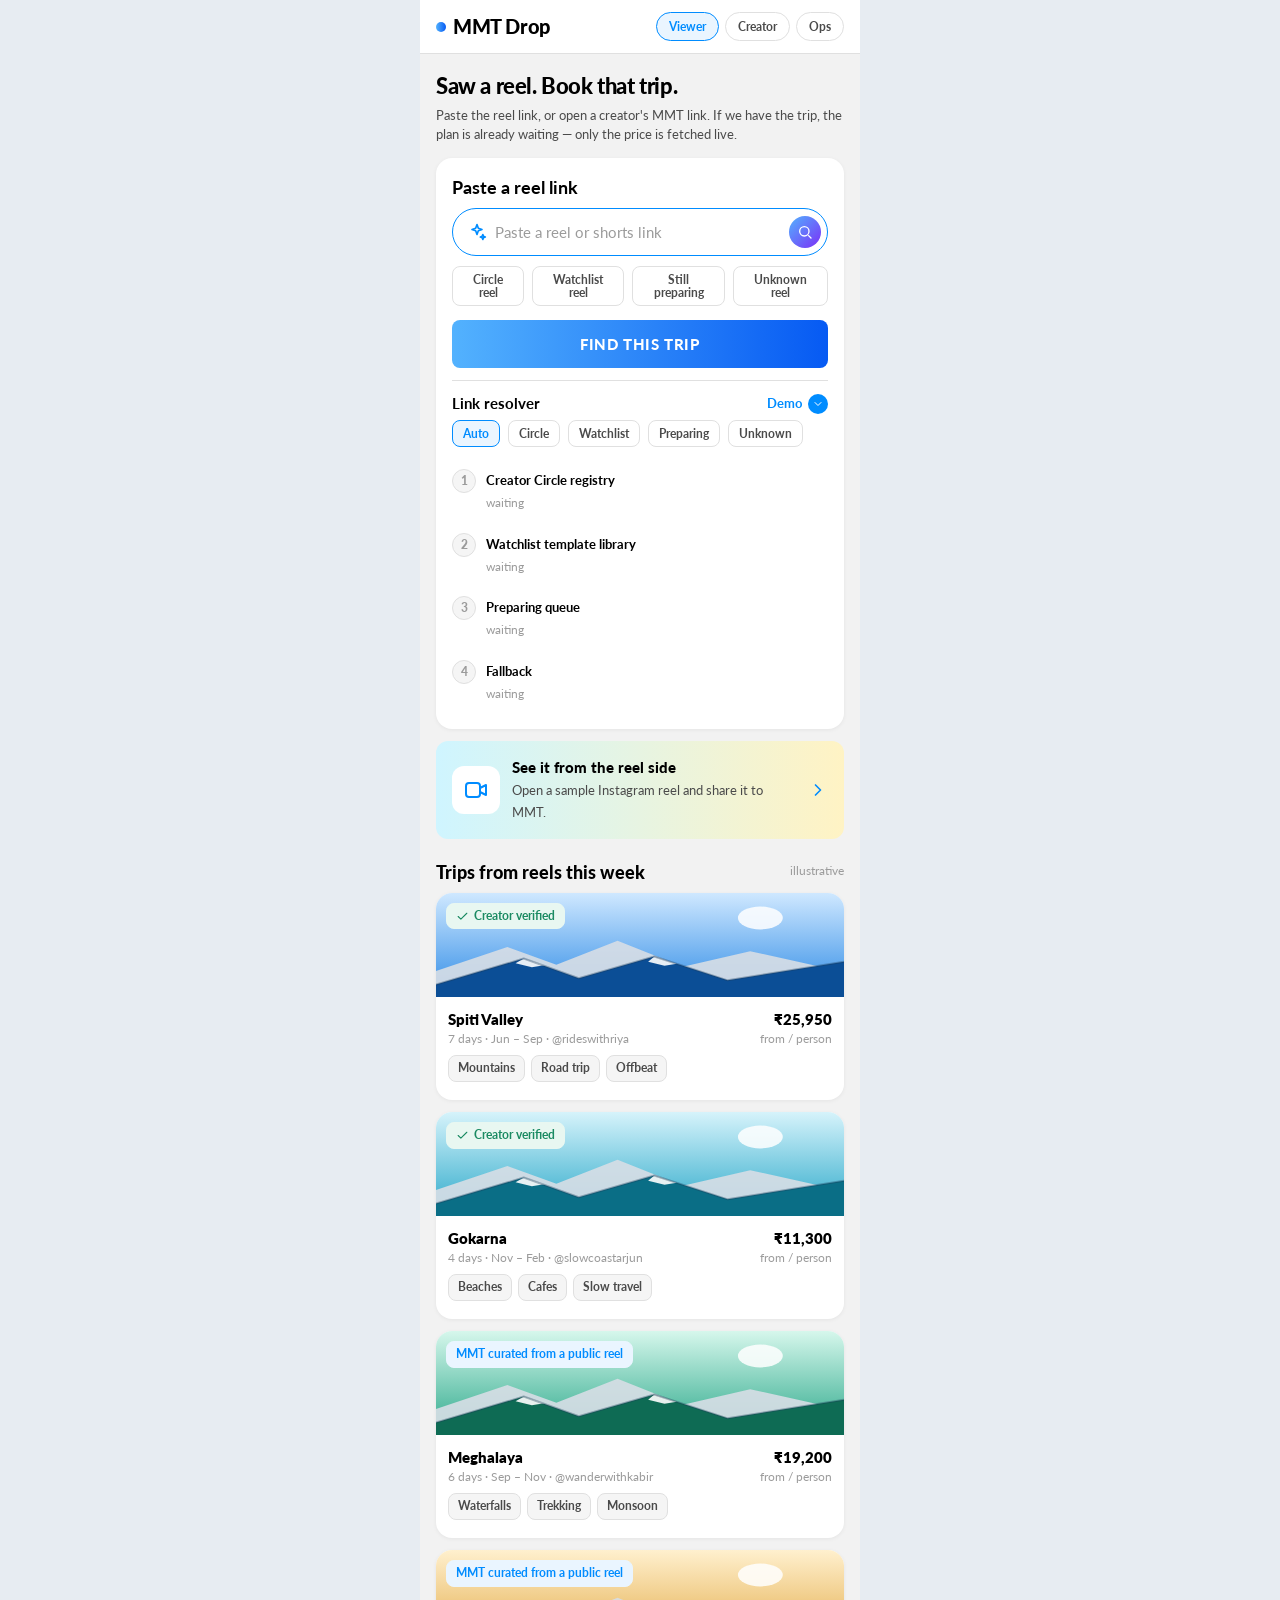
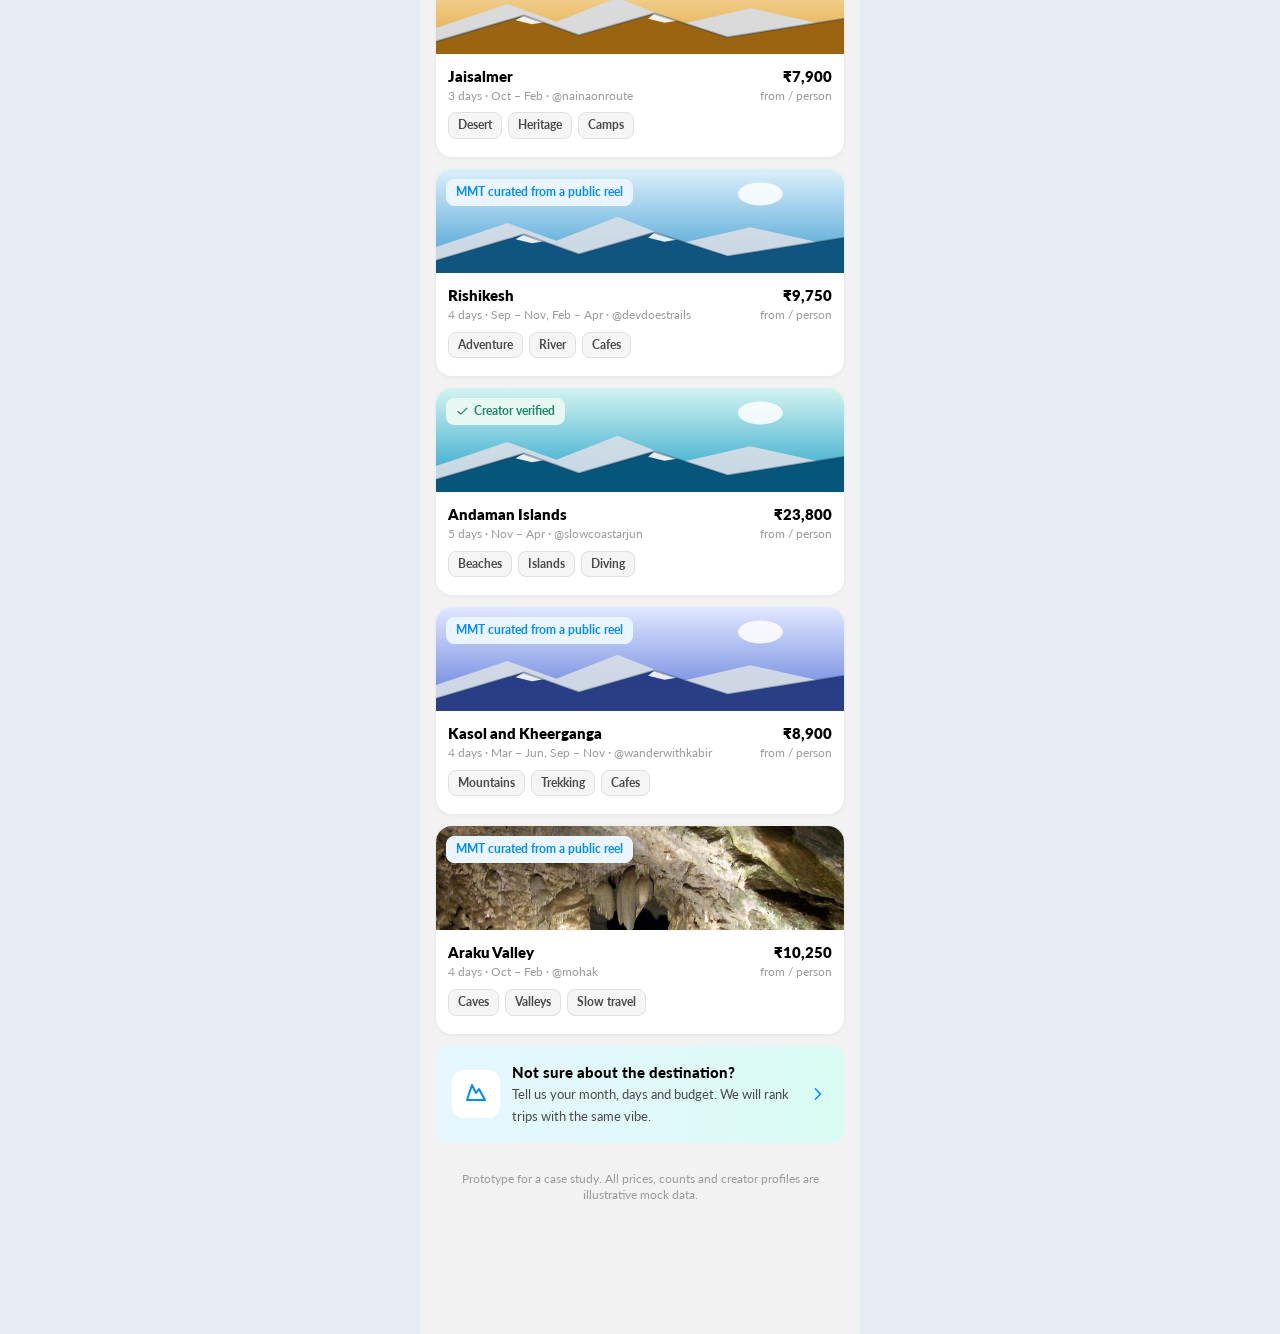
<file: index.html>
<!doctype html>
<html lang="en">
<head>
<meta charset="utf-8">
<meta name="viewport" content="width=device-width, initial-scale=1, viewport-fit=cover">
<title>MMT Drop — from reel to booking</title>
<meta name="description" content="Prototype: turn a travel reel into a bookable, expert-reviewed MMT itinerary.">
<meta name="theme-color" content="#FFFFFF">
<link rel="icon" href="data:image/svg+xml,%3Csvg xmlns=%22http://www.w3.org/2000/svg%22 viewBox=%220 0 32 32%22%3E%3Crect width=%2232%22 height=%2232%22 rx=%228%22 fill=%22%23008CFF%22/%3E%3Ccircle cx=%2216%22 cy=%2216%22 r=%226%22 fill=%22%23fff%22/%3E%3C/svg%3E">
<link rel="preconnect" href="https://fonts.googleapis.com">
<link rel="preconnect" href="https://fonts.gstatic.com" crossorigin>
<link href="https://fonts.googleapis.com/css2?family=Lato:wght@400;700;900&display=swap" rel="stylesheet">
<link rel="stylesheet" href="theme.css?v=11">
<link rel="stylesheet" href="styles.css?v=11">
</head>
<body>
<div id="phone"></div>
<script src="js/icons.js?v=11"></script>
<script src="js/data.js?v=11"></script>
<script src="js/app.js?v=11"></script>
</body>
</html>
</file>
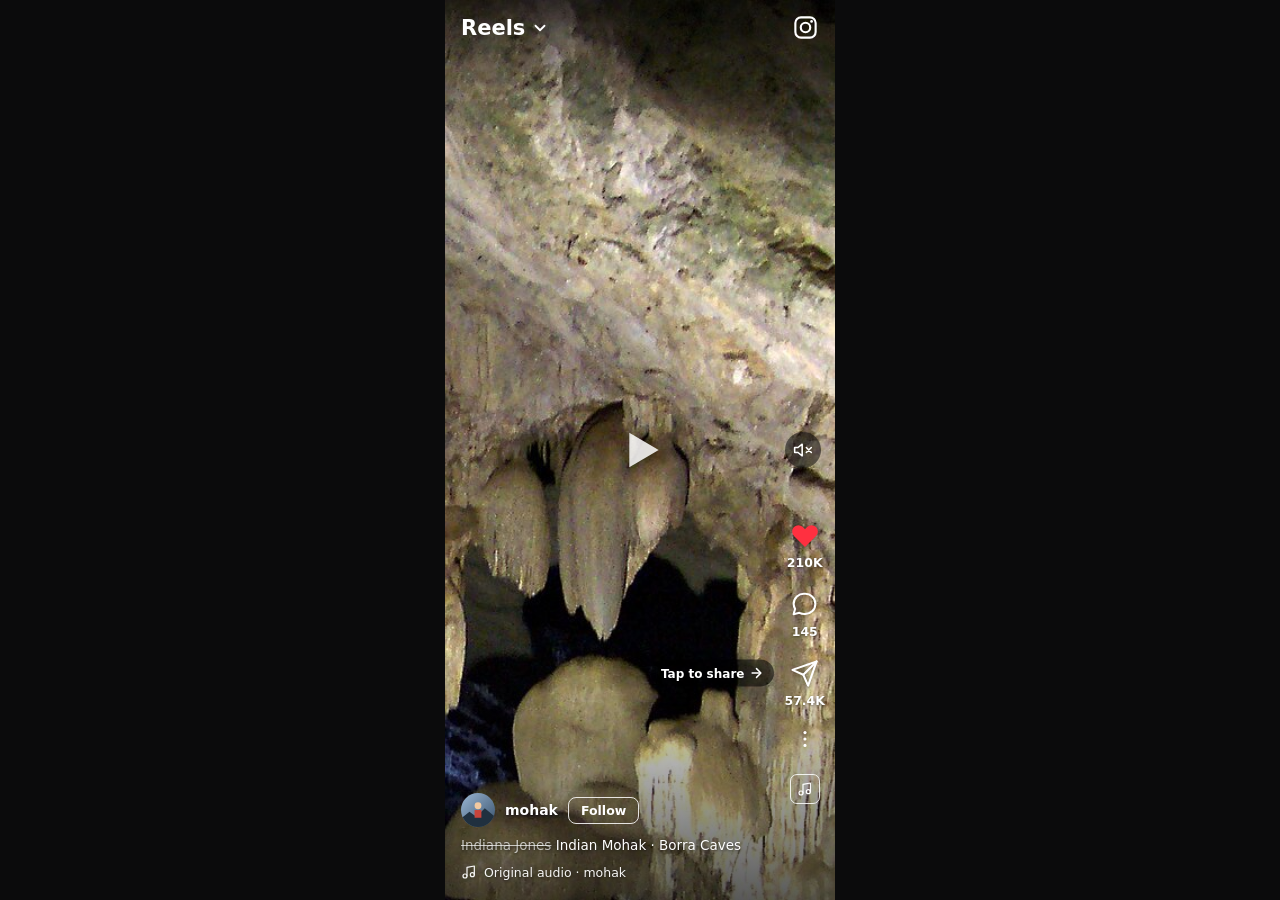
<file: demo/index.html>
<!doctype html>
<html lang="en">
<head>
<meta charset="utf-8">
<meta name="viewport" content="width=device-width, initial-scale=1, viewport-fit=cover">
<title>Reel · mohak</title>
<meta name="theme-color" content="#000000">
<meta name="description" content="Dummy Instagram reel used to demo the share-to-MMT entry flow.">
<link rel="icon" href="data:image/svg+xml,%3Csvg xmlns=%22http://www.w3.org/2000/svg%22 viewBox=%220 0 32 32%22%3E%3Crect width=%2232%22 height=%2232%22 rx=%228%22 fill=%22%23000%22/%3E%3Crect x=%228%22 y=%228%22 width=%2216%22 height=%2216%22 rx=%225%22 fill=%22none%22 stroke=%22%23fff%22 stroke-width=%222%22/%3E%3C/svg%3E">
<link rel="stylesheet" href="instagram.css?v=10">
</head>
<body>
<div class="ig-phone" id="ig-app"></div>
<script src="instagram.js?v=10"></script>
</body>
</html>
</file>
<file: theme.css>
/* ============================================================
   MMT Drop — theme tokens.
   Single source of truth for colour, type, radius, spacing,
   elevation and illustration palettes. Nothing else in the
   project may hardcode a colour; everything reads from here.
   ============================================================ */
:root {
  /* ---- type ---- */
  --font-sans: "Lato", system-ui, -apple-system, "Segoe UI", Roboto, sans-serif;
  --fw-regular: 400;
  --fw-bold: 700;
  --fw-black: 900;

  --fs-title: 22px;      /* screen header */
  --fs-h2: 18px;         /* card / section heading */
  --fs-h3: 15px;
  --fs-body: 15px;
  --fs-value: 18px;      /* bold value inside a form field */
  --fs-small: 13px;
  --fs-label: 12px;      /* uppercase field label */
  --fs-tiny: 11.5px;
  --ls-label: .5px;
  --ls-cta: .6px;

  /* ---- brand ---- */
  --color-primary: #008CFF;
  --color-primary-strong: #065AF3;
  --color-primary-soft: #53B2FE;
  --gradient-primary: linear-gradient(90deg, #53B2FE, #065AF3);
  --gradient-fab: linear-gradient(135deg, #7B2FF7, #2D4BF0);
  --gradient-nav-center: linear-gradient(180deg, #53B2FE, #008CFF);
  --gradient-orb: linear-gradient(135deg, #53B2FE, #7B2FF7);

  /* ---- text ---- */
  --color-text: #000000;
  --color-text-secondary: #4A4A4A;
  --color-text-muted: #9B9B9B;
  --color-text-inverse: #FFFFFF;

  /* ---- surfaces ---- */
  --color-bg: #F2F2F2;
  --color-bg-alt: #E7ECF2;
  --color-surface: #FFFFFF;
  --color-input-bg: #F5F5F5;
  --color-tint: #EAF5FF;
  --color-border: #E0E0E0;
  --color-divider: #E0E0E0;
  --color-scrim: rgba(0, 0, 0, .45);

  /* ---- semantic status ---- */
  --color-success: #1A8A62;
  --color-success-bg: #E8F7F1;
  --color-warning: #A96A00;
  --color-warning-bg: #FFF6E5;
  --color-info: var(--color-primary);
  --color-info-bg: var(--color-tint);
  --color-accent-new: #6D4AFF;
  --color-accent-new-bg: #F1EDFF;

  /* ---- promo banner gradients ---- */
  --gradient-promo-1: linear-gradient(90deg, #E6F7FF, #D9FBF3);
  --gradient-promo-2: linear-gradient(90deg, #CFF5FF, #FFF3C4);

  /* ---- radius ---- */
  --radius-card: 16px;
  --radius-control: 8px;
  --radius-chip: 8px;
  --radius-banner: 12px;
  --radius-pill: 999px;

  /* ---- spacing ---- */
  --space-page: 16px;
  --space-card-gap: 12px;
  --space-inner: 8px;
  --space-xs: 4px;
  --control-height: 48px;

  /* ---- elevation ---- */
  --shadow-card: 0 1px 4px rgba(0, 0, 0, .06);
  --shadow-raised: 0 4px 14px rgba(0, 0, 0, .12);
  --border-hairline: 1px solid var(--color-border);

  /* ---- layout ---- */
  --app-max-width: 440px;

  /* ---- skeleton ---- */
  --skeleton-base: #E8EAEC;
  --skeleton-sheen: #F4F5F6;

  /* ============================================================
     Illustration palettes — flat, blue-led, light grey and white
     with a darker ink line. Referenced by inline SVG as
     var(--illus-<key>-1..3).
     ============================================================ */
  --illus-ink: #1B3A57;
  --illus-paper: #FFFFFF;
  --illus-grey: #D7DEE6;

  --illus-spiti-1: #0B4E96;
  --illus-spiti-2: #2E8BE6;
  --illus-spiti-3: #CFE8FF;

  --illus-gokarna-1: #0A6E86;
  --illus-gokarna-2: #29A8C9;
  --illus-gokarna-3: #D6F3FB;

  --illus-meghalaya-1: #0E6B54;
  --illus-meghalaya-2: #2BA88A;
  --illus-meghalaya-3: #D6F7EC;

  --illus-jaisalmer-1: #9A6410;
  --illus-jaisalmer-2: #E0A53C;
  --illus-jaisalmer-3: #FFF0CE;

  --illus-coorg-1: #1E6B3C;
  --illus-coorg-2: #4CA86A;
  --illus-coorg-3: #E0F6E4;

  --illus-rishikesh-1: #10557F;
  --illus-rishikesh-2: #3D9BD1;
  --illus-rishikesh-3: #DCF0FB;

  --illus-andaman-1: #06557A;
  --illus-andaman-2: #1E9FC9;
  --illus-andaman-3: #D3F4F0;

  --illus-araku-1: #275C3F;
  --illus-araku-2: #5FA36F;
  --illus-araku-3: #E3F4DC;

  --illus-kasol-1: #2A3E86;
  --illus-kasol-2: #5C79DA;
  --illus-kasol-3: #E1E8FF;
}
</file>
<file: styles.css>
/* MMT Drop — component styles. All values come from theme.css tokens. */

*{box-sizing:border-box;-webkit-tap-highlight-color:transparent}
html,body{margin:0;padding:0}
body{
  background:var(--color-bg-alt);
  color:var(--color-text);
  font-family:var(--font-sans);
  font-size:var(--fs-body);
  font-weight:var(--fw-regular);
  line-height:1.45;
}
button{font-family:inherit;font-size:inherit;cursor:pointer;border:0;background:none;color:inherit}
input,select{font-family:inherit;font-size:inherit}
.ic{flex:0 0 auto;display:block;width:auto;height:auto}

/* ---------- shell ---------- */
#phone{
  max-width:var(--app-max-width);margin:0 auto;min-height:100vh;
  background:var(--color-bg);position:relative;padding-bottom:104px;
}
.topbar{
  position:sticky;top:0;z-index:40;background:var(--color-surface);
  border-bottom:var(--border-hairline);
  padding:12px var(--space-page);display:flex;align-items:center;gap:var(--space-inner);
}
.logo{
  font-weight:var(--fw-black);letter-spacing:-.4px;font-size:20px;
  color:var(--color-text);display:flex;align-items:center;gap:7px;
}
.logo .dot{
  width:10px;height:10px;border-radius:var(--radius-pill);
  background:var(--gradient-primary);display:inline-block;
}
.topbar .spacer{flex:1}

/* segmented pill tabs (role switcher) */
.roleswitch{display:flex;gap:6px}
.roleswitch button{
  font-size:var(--fs-tiny);font-weight:var(--fw-bold);color:var(--color-text-secondary);
  padding:7px 12px;border-radius:var(--radius-pill);white-space:nowrap;
  border:1px solid var(--color-border);background:var(--color-surface);
}
.roleswitch button.on{
  background:var(--color-tint);border-color:var(--color-primary);color:var(--color-primary);
}

.screen{padding:var(--space-page)}

/* ---------- screen header ---------- */
.backlink{
  display:inline-flex;align-items:center;gap:6px;color:var(--color-text);
  font-weight:var(--fw-bold);font-size:var(--fs-small);margin-bottom:var(--space-card-gap);
}
h1{
  font-size:var(--fs-title);font-weight:var(--fw-black);
  margin:0 0 var(--space-xs);letter-spacing:-.4px;color:var(--color-text);
}
h2{font-size:var(--fs-h2);font-weight:var(--fw-bold);margin:0 0 var(--space-inner);color:var(--color-text)}
h3{font-size:var(--fs-h3);font-weight:var(--fw-bold);margin:0 0 6px;color:var(--color-text)}
p{margin:0 0 var(--space-inner)}
.sub{color:var(--color-text-secondary);font-size:var(--fs-small)}
.tiny{font-size:var(--fs-tiny);color:var(--color-text-muted)}

/* section header: bold title left, blue action + circular chevron right */
.section-title{display:flex;align-items:center;justify-content:space-between;gap:var(--space-inner);margin:20px 0 var(--space-inner)}
.section-title h2{margin:0;font-weight:var(--fw-black);font-size:var(--fs-h2)}
.section-title h3{margin:0}
.section-title > span.tiny,.section-title > .tiny{color:var(--color-text-muted)}
.section-action{
  display:inline-flex;align-items:center;gap:6px;color:var(--color-primary);
  font-weight:var(--fw-bold);font-size:var(--fs-small);
}
.section-action .knob{
  width:20px;height:20px;border-radius:var(--radius-pill);background:var(--color-primary);
  color:var(--color-text-inverse);display:flex;align-items:center;justify-content:center;
}

/* ---------- cards ---------- */
.card{
  background:var(--color-surface);border-radius:var(--radius-card);
  box-shadow:var(--shadow-card);padding:var(--space-page);margin-bottom:var(--space-card-gap);
}
.card.flat{box-shadow:none;border:var(--border-hairline)}
.card-meta{
  display:flex;align-items:center;justify-content:space-between;gap:var(--space-inner);
  color:var(--color-text-muted);font-size:var(--fs-tiny);font-weight:var(--fw-bold);
  margin-bottom:10px;
}
.card-meta .left{display:flex;align-items:center;gap:6px;min-width:0}
.icon-tile{
  width:22px;height:22px;border-radius:6px;background:var(--color-tint);color:var(--color-primary);
  display:flex;align-items:center;justify-content:center;flex:0 0 22px;
}

/* ---------- chips ---------- */
.chip{
  display:inline-flex;align-items:center;gap:5px;border:1px solid var(--color-border);
  background:var(--color-surface);border-radius:var(--radius-chip);padding:9px 12px;
  font-size:var(--fs-small);font-weight:var(--fw-bold);color:var(--color-text-secondary);
}
.chip.on{background:var(--color-tint);border-color:var(--color-primary);color:var(--color-primary)}
.chip.small{padding:6px 10px;font-size:var(--fs-tiny)}
.chiprow{display:flex;gap:var(--space-inner);flex-wrap:wrap;align-items:center}
.scrollrow{display:flex;gap:var(--space-inner);overflow-x:auto;align-items:stretch;padding-bottom:var(--space-xs);scrollbar-width:none}
.scrollrow::-webkit-scrollbar{display:none}
.tag{
  display:inline-block;background:var(--color-input-bg);color:var(--color-text-secondary);
  border:var(--border-hairline);border-radius:var(--radius-chip);padding:4px 9px;
  font-size:var(--fs-tiny);font-weight:var(--fw-bold);margin:0 6px 6px 0;
}

/* date window chips */
.datechip{
  flex-direction:column;align-items:flex-start;justify-content:center;gap:3px;padding:10px 12px;
  border-radius:var(--radius-chip);min-width:150px;max-width:190px;text-align:left;
  white-space:normal;line-height:1.3;
}
.datechip span{display:block}

/* ---------- badges ---------- */
.badge{
  display:inline-flex;align-items:center;gap:5px;border-radius:var(--radius-chip);
  padding:4px 9px;font-size:var(--fs-tiny);font-weight:var(--fw-bold);
  border:1px solid transparent;
}
.badge.verified{background:var(--color-success-bg);color:var(--color-success);border-color:var(--color-success-bg)}
.badge.curated{background:var(--color-info-bg);color:var(--color-primary);border-color:var(--color-info-bg)}
.badge.prep{background:var(--color-warning-bg);color:var(--color-warning);border-color:var(--color-warning-bg)}
.badge.none{background:var(--color-input-bg);color:var(--color-text-muted);border-color:var(--color-border)}
.badge.live{background:var(--color-accent-new-bg);color:var(--color-accent-new);border-color:var(--color-accent-new-bg)}
.badge.outline{background:transparent;border-color:var(--color-accent-new);color:var(--color-accent-new);border-radius:var(--radius-pill)}

/* ---------- buttons ---------- */
.btn{
  display:inline-flex;align-items:center;justify-content:center;gap:7px;
  background:var(--gradient-primary);color:var(--color-text-inverse);
  border-radius:var(--radius-control);padding:0 16px;min-height:var(--control-height);
  font-weight:var(--fw-bold);font-size:var(--fs-body);width:100%;
}
/* search-type CTA: uppercase */
.btn.cta{text-transform:uppercase;letter-spacing:var(--ls-cta);font-weight:var(--fw-black)}
.btn.coral{background:var(--gradient-primary)}
.btn.teal{background:var(--gradient-primary)}
.btn.ghost{
  background:var(--color-surface);color:var(--color-primary);
  border:1px solid var(--color-primary);font-weight:var(--fw-bold);
}
.btn.sm{min-height:40px;padding:0 12px;font-size:var(--fs-small);width:auto}
.btn:disabled{opacity:.45}
.btnrow{display:flex;gap:var(--space-inner)}
.btnrow .btn{flex:1}

/* ---------- form fields ---------- */
.field{margin-bottom:var(--space-card-gap)}
.field label{
  display:block;font-size:var(--fs-label);font-weight:var(--fw-bold);
  color:var(--color-text-muted);margin-bottom:6px;
  text-transform:uppercase;letter-spacing:var(--ls-label);
}
.field label strong{color:var(--color-text);font-weight:var(--fw-black)}
.input,select.input{
  width:100%;border:var(--border-hairline);border-radius:var(--radius-control);
  padding:13px 12px;background:var(--color-input-bg);outline:none;
  color:var(--color-text);font-weight:var(--fw-bold);font-size:var(--fs-value);
}
.input::placeholder{color:var(--color-text-muted);font-weight:var(--fw-regular);font-size:var(--fs-body)}
.input:focus{border-color:var(--color-primary);background:var(--color-surface)}
.hint{font-size:var(--fs-tiny);color:var(--color-text-muted);margin-top:6px}

/* field with a leading outline icon */
.inputwrap{position:relative;display:block}
.inputwrap > .ic{
  position:absolute;left:12px;top:50%;transform:translateY(-50%);
  color:var(--color-text-muted);pointer-events:none;
}
.inputwrap .input{padding-left:40px}

/* range inputs */
input[type="range"].input{
  padding:0;border:0;background:transparent;height:28px;-webkit-appearance:none;appearance:none;
}
input[type="range"].input::-webkit-slider-runnable-track{
  height:4px;border-radius:var(--radius-pill);background:var(--color-border);
}
input[type="range"].input::-moz-range-track{
  height:4px;border-radius:var(--radius-pill);background:var(--color-border);
}
input[type="range"].input::-webkit-slider-thumb{
  -webkit-appearance:none;appearance:none;width:20px;height:20px;margin-top:-8px;
  border-radius:var(--radius-pill);background:var(--color-primary);
  border:2px solid var(--color-surface);box-shadow:var(--shadow-card);
}
input[type="range"].input::-moz-range-thumb{
  width:20px;height:20px;border-radius:var(--radius-pill);background:var(--color-primary);
  border:2px solid var(--color-surface);box-shadow:var(--shadow-card);
}

/* search / AI bar */
.searchbar{
  position:relative;display:flex;align-items:center;gap:var(--space-inner);
  background:var(--color-surface);border:1.5px solid var(--color-primary);
  border-radius:var(--radius-pill);padding:0 6px 0 14px;min-height:var(--control-height);
}
.searchbar > .ic{color:var(--color-primary)}
.searchbar input{
  flex:1;border:0;background:transparent;outline:none;min-width:0;
  font-size:var(--fs-body);font-weight:var(--fw-bold);color:var(--color-text);padding:12px 0;
}
.searchbar input::placeholder{color:var(--color-text-muted);font-weight:var(--fw-regular)}
.orb{
  width:32px;height:32px;border-radius:var(--radius-pill);background:var(--gradient-orb);
  color:var(--color-text-inverse);display:flex;align-items:center;justify-content:center;flex:0 0 32px;
}

/* ---------- illustration art ---------- */
.art{position:relative;border-radius:var(--radius-card);overflow:hidden;height:168px;display:block}
.art.tall{height:196px}
.art.small{height:104px;border-radius:var(--radius-banner)}
.art > svg{display:block;width:100%;height:100%}
.art .art-top{position:absolute;top:10px;left:10px;right:10px;display:flex;gap:6px;flex-wrap:wrap}
.art .art-bottom{position:absolute;left:14px;right:14px;bottom:12px;color:var(--color-text-inverse)}
.art .art-bottom .big{font-size:20px;font-weight:var(--fw-black);letter-spacing:-.3px}
.art .scrim{position:absolute;inset:auto 0 0 0;height:60%;
  background:linear-gradient(180deg,rgba(0,0,0,0),rgba(0,0,0,.45))}

/* ---------- price ---------- */
.pricebox{display:flex;align-items:flex-end;justify-content:space-between;gap:10px}
.price{font-size:28px;font-weight:var(--fw-black);letter-spacing:-.8px;line-height:1.1;color:var(--color-text)}
.price small{font-size:var(--fs-small);font-weight:var(--fw-bold);color:var(--color-text-muted);letter-spacing:0}
.livechip{
  display:inline-flex;align-items:center;gap:6px;background:var(--color-tint);
  color:var(--color-primary);border-radius:var(--radius-pill);padding:5px 10px;
  font-size:var(--fs-tiny);font-weight:var(--fw-bold);
}
.livechip .pulse{width:7px;height:7px;border-radius:var(--radius-pill);background:var(--color-primary);animation:pulse 1.6s infinite}
@keyframes pulse{0%,100%{opacity:1}50%{opacity:.25}}
.strike{text-decoration:line-through;color:var(--color-text-muted);font-size:var(--fs-small);font-weight:var(--fw-bold)}

/* ---------- skeleton ---------- */
.sk{
  background:linear-gradient(90deg,var(--skeleton-base) 25%,var(--skeleton-sheen) 37%,var(--skeleton-base) 63%);
  background-size:400% 100%;animation:shimmer 1.2s ease-in-out infinite;border-radius:var(--radius-control);
}
@keyframes shimmer{0%{background-position:100% 50%}100%{background-position:0 50%}}
.sk.line{height:12px;margin-bottom:var(--space-inner)}
.sk.art{height:168px;border-radius:var(--radius-card)}

/* ---------- day plan ---------- */
.day{display:flex;gap:var(--space-card-gap);padding:var(--space-card-gap) 0;border-bottom:1px solid var(--color-divider)}
.day:last-child{border-bottom:0}
.day .num{
  flex:0 0 36px;height:36px;border-radius:var(--radius-control);background:var(--color-tint);
  color:var(--color-primary);display:flex;align-items:center;justify-content:center;
  font-weight:var(--fw-black);font-size:var(--fs-tiny);
}
.day .num.addon{background:var(--color-success-bg);color:var(--color-success)}
.day .t{font-weight:var(--fw-bold);font-size:var(--fs-body);color:var(--color-text)}
.day .x{color:var(--color-text-secondary);font-size:var(--fs-small)}

/* ---------- rows / toggles ---------- */
.row{display:flex;align-items:center;justify-content:space-between;gap:10px;padding:12px 0;border-bottom:1px solid var(--color-divider)}
.row:last-child{border-bottom:0}
.switch{
  width:46px;height:27px;border-radius:var(--radius-pill);background:var(--color-border);
  position:relative;flex:0 0 46px;transition:.18s;
}
.switch.on{background:var(--color-primary)}
.switch i{
  position:absolute;top:3px;left:3px;width:21px;height:21px;border-radius:var(--radius-pill);
  background:var(--color-surface);transition:.18s;box-shadow:var(--shadow-card);
}
.switch.on i{left:22px}
.tierbtn{
  flex:1;text-align:center;padding:11px 6px;border-radius:var(--radius-control);
  border:1px solid var(--color-border);background:var(--color-surface);color:var(--color-text);
}
.tierbtn.on{border-color:var(--color-primary);background:var(--color-tint);color:var(--color-primary)}
.tierbtn .l{font-weight:var(--fw-bold);font-size:var(--fs-small)}
.tierbtn .p{font-size:var(--fs-tiny);color:var(--color-text-muted);font-weight:var(--fw-bold)}
.tierbtn.on .p{color:var(--color-primary)}

/* ---------- key / value grid ---------- */
.kv{display:flex;justify-content:space-between;gap:10px;padding:8px 0;font-size:var(--fs-small)}
.kv .k{color:var(--color-text);font-weight:var(--fw-bold)}
.kv .v{color:var(--color-text-secondary);font-weight:var(--fw-regular);text-align:right}
.divider{height:1px;background:var(--color-divider);margin:var(--space-card-gap) 0}

/* ---------- notices / promo ---------- */
.notice{
  background:var(--color-tint);border-radius:var(--radius-banner);padding:12px;
  font-size:var(--fs-small);color:var(--color-text-secondary);
}
.notice strong{color:var(--color-text)}
.notice.warn{background:var(--color-warning-bg);color:var(--color-warning)}
.notice.ok{background:var(--color-success-bg);color:var(--color-success)}
.promo{
  background:var(--gradient-promo-1);border-radius:var(--radius-banner);
  padding:var(--space-page);margin-bottom:var(--space-card-gap);
  display:flex;align-items:center;gap:var(--space-card-gap);
}
.promo.alt{background:var(--gradient-promo-2)}
.promo .promo-art{
  width:48px;height:48px;border-radius:var(--radius-banner);flex:0 0 48px;
  background:var(--color-surface);color:var(--color-primary);
  display:flex;align-items:center;justify-content:center;
}
.promo .promo-body{flex:1;min-width:0}
.promo .promo-body strong{display:block;font-weight:var(--fw-black);font-size:var(--fs-h3);color:var(--color-text)}
.promo .promo-body span{font-size:var(--fs-small);color:var(--color-text-secondary)}
.promo .promo-go{color:var(--color-primary);display:flex;align-items:center}

/* ---------- stats ---------- */
.grid2{display:grid;grid-template-columns:1fr 1fr;gap:10px}
.stat{background:var(--color-surface);border:var(--border-hairline);border-radius:var(--radius-banner);padding:12px}
.stat .n{font-size:20px;font-weight:var(--fw-black);letter-spacing:-.4px;color:var(--color-text)}
.stat .l{font-size:var(--fs-tiny);color:var(--color-text-muted);font-weight:var(--fw-bold);
  text-transform:uppercase;letter-spacing:var(--ls-label)}
.bar{height:8px;border-radius:var(--radius-pill);background:var(--color-bg-alt);overflow:hidden}
.bar i{display:block;height:100%;background:var(--color-primary)}

/* ---------- sticky footer ---------- */
.sticky-footer{
  position:fixed;bottom:0;left:0;right:0;max-width:var(--app-max-width);margin:0 auto;
  background:var(--color-surface);border-top:var(--border-hairline);
  padding:10px var(--space-page) calc(10px + env(safe-area-inset-bottom));
  display:flex;gap:var(--space-inner);align-items:center;z-index:50;box-shadow:var(--shadow-raised);
}
.sticky-footer .icbtn{
  flex:0 0 var(--control-height);height:var(--control-height);border-radius:var(--radius-control);
  border:var(--border-hairline);display:flex;align-items:center;justify-content:center;
  background:var(--color-surface);color:var(--color-text-secondary);
}
.sticky-footer .icbtn.on{border-color:var(--color-primary);background:var(--color-tint);color:var(--color-primary)}
.sticky-footer .book{flex:1}
.sticky-footer .book .btn{flex-direction:column;gap:0;padding:6px 14px;line-height:1.25}
.sticky-footer .book .btn span{font-size:var(--fs-tiny);font-weight:var(--fw-bold);opacity:.9;text-transform:none;letter-spacing:0}

/* ---------- sheet ---------- */
.backdrop{position:fixed;inset:0;background:var(--color-scrim);z-index:60;display:flex;align-items:flex-end;justify-content:center}
.sheet{
  width:100%;max-width:var(--app-max-width);background:var(--color-surface);
  border-radius:20px 20px 0 0;padding:var(--space-page) var(--space-page) calc(20px + env(safe-area-inset-bottom));
  max-height:86vh;overflow:auto;animation:up .22s ease;
}
@keyframes up{from{transform:translateY(24px);opacity:.6}to{transform:none;opacity:1}}
.sheet .grab{width:38px;height:4px;border-radius:var(--radius-pill);background:var(--color-border);margin:0 auto var(--space-card-gap)}
.wa{display:flex;align-items:center;gap:10px;padding:10px 0;border-bottom:1px solid var(--color-divider)}
.avatar{
  width:40px;height:40px;border-radius:var(--radius-pill);background:var(--color-tint);
  color:var(--color-primary);display:flex;align-items:center;justify-content:center;
  font-weight:var(--fw-black);font-size:var(--fs-small);flex:0 0 40px;
}
.avatar.teal{background:var(--color-success-bg);color:var(--color-success)}
.avatar.coral{background:var(--color-accent-new-bg);color:var(--color-accent-new)}

/* ---------- resolver ---------- */
.resolver-step{display:flex;gap:10px;align-items:flex-start;padding:10px 0}
.resolver-step .bullet{
  width:24px;height:24px;border-radius:var(--radius-pill);flex:0 0 24px;display:flex;
  align-items:center;justify-content:center;font-size:var(--fs-tiny);font-weight:var(--fw-black);
  background:var(--color-input-bg);color:var(--color-text-muted);border:var(--border-hairline);
}
.resolver-step.pass .bullet{background:var(--color-success-bg);color:var(--color-success);border-color:var(--color-success-bg)}
.resolver-step.fail .bullet{background:var(--color-input-bg);color:var(--color-text-muted)}
.resolver-step.active .bullet{background:var(--color-primary);color:var(--color-text-inverse);border-color:var(--color-primary)}
.resolver-step .lbl{font-size:var(--fs-small);font-weight:var(--fw-bold);color:var(--color-text)}
.resolver-step .res{font-size:var(--fs-tiny);color:var(--color-text-muted)}

/* ---------- tabs ---------- */
.tabbar{display:flex;gap:6px;margin-bottom:var(--space-card-gap)}
.tabbar button{
  flex:1;padding:10px 6px;border-radius:var(--radius-pill);font-size:var(--fs-small);
  font-weight:var(--fw-bold);color:var(--color-text-secondary);
  background:var(--color-surface);border:1px solid var(--color-border);
}
.tabbar button.on{background:var(--color-tint);border-color:var(--color-primary);color:var(--color-primary)}

/* ---------- stepper ---------- */
.steps{display:flex;align-items:flex-start;gap:6px;margin:var(--space-card-gap) 0}
.steps .s{flex:1;text-align:center}
.steps .s .c{
  width:26px;height:26px;border-radius:var(--radius-pill);margin:0 auto var(--space-xs);
  background:var(--color-input-bg);color:var(--color-text-muted);font-size:var(--fs-tiny);
  font-weight:var(--fw-black);display:flex;align-items:center;justify-content:center;
  border:var(--border-hairline);
}
.steps .s.done .c{background:var(--color-success);color:var(--color-text-inverse);border-color:var(--color-success)}
.steps .s.now .c{background:var(--color-primary);color:var(--color-text-inverse);border-color:var(--color-primary)}
.steps .s .l{font-size:var(--fs-tiny);color:var(--color-text-muted);font-weight:var(--fw-bold)}
.steps .s.now .l,.steps .s.done .l{color:var(--color-text)}

/* ---------- toast ---------- */
.toast{
  position:fixed;left:50%;transform:translateX(-50%);bottom:118px;
  background:var(--color-text);color:var(--color-text-inverse);padding:11px 18px;
  border-radius:var(--radius-pill);font-size:var(--fs-small);font-weight:var(--fw-bold);
  z-index:80;max-width:88%;text-align:center;animation:up .18s ease;box-shadow:var(--shadow-raised);
}
.foot-note{padding:var(--space-page) var(--space-page) 10px;text-align:center}

/* ---------- share hand-off: MMT opens with a fade + scale ---------- */
body.handoff-in #phone{animation:handoff .42s cubic-bezier(.2,.7,.3,1)}
@keyframes handoff{from{opacity:0;transform:scale(.96)}to{opacity:1;transform:none}}

/* ---------- loader ---------- */
.loader{
  min-height:calc(100vh - 56px);display:flex;flex-direction:column;align-items:center;
  justify-content:center;padding:var(--space-page);text-align:center;gap:var(--space-inner);
}
.loader-orb{
  position:relative;width:96px;height:96px;border-radius:var(--radius-pill);
  background:var(--gradient-primary);color:var(--color-text-inverse);
  display:flex;align-items:center;justify-content:center;margin-bottom:var(--space-inner);
  animation:orb-pulse 1.8s ease-in-out infinite;
}
@keyframes orb-pulse{0%,100%{transform:scale(1)}50%{transform:scale(1.06)}}
.loader-ring{
  position:absolute;inset:-10px;border-radius:var(--radius-pill);
  border:2px solid var(--color-primary);opacity:.35;animation:ring 1.8s ease-out infinite;
}
@keyframes ring{0%{transform:scale(.85);opacity:.5}100%{transform:scale(1.25);opacity:0}}
.loader-plane{display:flex;animation:fly 1.8s ease-in-out infinite}
@keyframes fly{0%,100%{transform:translate(-2px,2px)}50%{transform:translate(3px,-3px)}}
.loader-title{font-size:var(--fs-h2);font-weight:var(--fw-black);color:var(--color-text)}
.loader-sub{font-size:var(--fs-small);color:var(--color-text-secondary);max-width:280px}
.loader-bars{width:220px;margin-top:var(--space-card-gap);display:flex;flex-direction:column;align-items:center;gap:2px}
.loader-bars .sk.line{display:block}

/* ---------- "inspired by" chip ---------- */
.inspired{
  display:flex;align-items:center;gap:10px;background:var(--color-surface);
  border:var(--border-hairline);border-radius:var(--radius-banner);
  padding:var(--space-inner);margin-bottom:var(--space-card-gap);box-shadow:var(--shadow-card);
}
.inspired-thumb{
  width:40px;height:40px;flex:0 0 40px;border-radius:var(--radius-control);overflow:hidden;
}
.inspired-thumb svg{display:block;width:100%;height:100%}
.inspired-body{flex:1;min-width:0;line-height:1.3}
.inspired-body strong{display:block;font-size:var(--fs-small);font-weight:var(--fw-bold);color:var(--color-text)}
.inspired-body span{font-size:var(--fs-tiny);color:var(--color-text-muted)}
.inspired-mark{
  width:28px;height:28px;flex:0 0 28px;border-radius:var(--radius-pill);
  background:var(--color-tint);color:var(--color-primary);
  display:flex;align-items:center;justify-content:center;
}
a.promo{text-decoration:none;color:inherit}

/* photo hero, used when a template carries a real image */
.art-photo{display:block;width:100%;height:100%;object-fit:cover}
.notice.ok strong[data-act]{text-decoration:underline;cursor:pointer}
.chiprow.stepper{flex:0 0 auto;flex-wrap:nowrap}
</file>
<file: demo/instagram.css>
/* Dummy Instagram screens — self-contained.
   Deliberately separate from the MMT design system: its own dark tokens,
   its own type, nothing shared with ../theme.css or ../styles.css. */
:root{
  --ig-bg:#000000;
  --ig-surface:#1C1C1E;
  --ig-sheet:#2C2C2E;
  --ig-field:#3A3A3C;
  --ig-text:#FFFFFF;
  --ig-text-dim:#A8A8A8;
  --ig-text-faint:#7C7C80;
  --ig-line:#262626;
  --ig-sheet-line:#48484A;
  --ig-blue:#0A84FF;
  --ig-whatsapp:#25D366;
  --ig-radius-sheet:16px;
  --ig-width:390px;
  --ig-font:-apple-system,BlinkMacSystemFont,"SF Pro Text","Segoe UI",Roboto,system-ui,sans-serif;
}
*{box-sizing:border-box;-webkit-tap-highlight-color:transparent}
html,body{margin:0;padding:0;background:#0B0B0C}
body{font-family:var(--ig-font);color:var(--ig-text)}
button{font:inherit;color:inherit;background:none;border:0;cursor:pointer;padding:0}

.ig-phone{
  max-width:var(--ig-width);margin:0 auto;min-height:100vh;background:var(--ig-bg);
  position:relative;overflow:hidden;
}
.ig-phone.leaving{animation:ig-handoff .34s ease forwards}
@keyframes ig-handoff{to{opacity:0;transform:scale(.97)}}

/* ---------- reel ---------- */
.ig-reel{position:relative;width:100%;height:100vh;height:100dvh;overflow:hidden;background:#000}
.ig-video{
  position:absolute;inset:0;width:100%;height:100%;object-fit:cover;display:block;background:#000;
}
/* shown only while the video is paused */
.ig-play{
  position:absolute;top:50%;left:50%;transform:translate(-50%,-50%);z-index:3;
  color:rgba(255,255,255,.85);filter:drop-shadow(0 2px 10px rgba(0,0,0,.6));
  opacity:0;pointer-events:none;transition:opacity .15s ease;display:flex;
}
.ig-video.paused ~ .ig-play{opacity:1;pointer-events:auto}

.ig-scrim{position:absolute;left:0;right:0;pointer-events:none}
.ig-scrim.top{top:0;height:130px;background:linear-gradient(180deg,rgba(0,0,0,.55),rgba(0,0,0,0))}
.ig-scrim.bottom{bottom:0;height:260px;background:linear-gradient(0deg,rgba(0,0,0,.65),rgba(0,0,0,0))}

.ig-reel-top{
  position:absolute;top:0;left:0;right:0;display:flex;align-items:center;justify-content:space-between;
  padding:14px 16px calc(14px + env(safe-area-inset-top));color:var(--ig-text);
}
.ig-reel-title{display:flex;align-items:center;gap:6px;font-size:21px;font-weight:700}
.ig-reel-cam{display:flex}

.ig-sound{
  position:absolute;right:14px;top:50%;transform:translateY(-50%);
  width:36px;height:36px;border-radius:50%;background:rgba(0,0,0,.5);color:var(--ig-text);
  display:flex;align-items:center;justify-content:center;
}

/* right rail */
.ig-rail{
  position:absolute;right:10px;bottom:calc(96px + env(safe-area-inset-bottom));
  display:flex;flex-direction:column;align-items:center;gap:20px;color:var(--ig-text);
}
.ig-rail-item{position:relative;display:flex;flex-direction:column;align-items:center;gap:5px}

/* points at the share icon until the sheet has been opened once */
.ig-hint{
  position:absolute;right:100%;top:14px;transform:translateY(-50%);margin-right:10px;
  display:flex;align-items:center;gap:5px;white-space:nowrap;pointer-events:none;
  background:rgba(0,0,0,.55);color:var(--ig-text);border-radius:999px;
  padding:6px 10px;font-size:12px;font-weight:600;
  animation:ig-point 1.9s ease-in-out infinite;
}
@keyframes ig-point{0%,100%{transform:translateY(-50%) translateX(0);opacity:.85}
                    50%{transform:translateY(-50%) translateX(5px);opacity:1}}
.ig-rail-ic{display:flex;filter:drop-shadow(0 1px 3px rgba(0,0,0,.5))}
.ig-rail-n{font-size:12.5px;font-weight:600;text-shadow:0 1px 3px rgba(0,0,0,.5)}
.ig-disc{
  width:30px;height:30px;border-radius:7px;border:1.5px solid rgba(255,255,255,.85);
  display:flex;align-items:center;justify-content:center;color:var(--ig-text);margin-top:4px;
}

/* bottom overlay */
.ig-reel-foot{
  position:absolute;left:16px;right:74px;bottom:calc(20px + env(safe-area-inset-bottom));
  color:var(--ig-text);
}
.ig-reel-who{display:flex;align-items:center;gap:10px;margin-bottom:9px}
.ig-reel-name{font-size:14px;font-weight:700;text-shadow:0 1px 3px rgba(0,0,0,.5)}
.ig-follow{
  border:1px solid rgba(255,255,255,.85);border-radius:8px;padding:5px 12px;
  font-size:12.5px;font-weight:600;color:var(--ig-text);
}
.ig-reel-caption{
  font-size:13.5px;line-height:1.4;margin-bottom:9px;text-shadow:0 1px 3px rgba(0,0,0,.5);
}
.ig-reel-caption s{color:rgba(255,255,255,.7)}
.ig-reel-audio{
  display:flex;align-items:center;gap:7px;font-size:12.5px;
  text-shadow:0 1px 3px rgba(0,0,0,.5);opacity:.95;
}

/* ---------- share sheet ---------- */
.ig-backdrop{
  position:fixed;inset:0;background:rgba(0,0,0,.55);z-index:20;
  display:flex;align-items:flex-end;justify-content:center;animation:ig-fade .2s ease;
}
@keyframes ig-fade{from{opacity:0}to{opacity:1}}
.ig-backdrop.closing{animation:ig-fade .2s ease reverse forwards}
.ig-sheet{
  width:100%;max-width:var(--ig-width);background:var(--ig-sheet);
  border-radius:var(--ig-radius-sheet) var(--ig-radius-sheet) 0 0;
  padding:14px 12px calc(24px + env(safe-area-inset-bottom));
  animation:ig-up .3s cubic-bezier(.32,.72,0,1);
}
.ig-backdrop.closing .ig-sheet{animation:ig-down .24s ease forwards}
@keyframes ig-up{from{transform:translateY(100%)}to{transform:none}}
@keyframes ig-down{to{transform:translateY(100%)}}

.ig-avatar{width:34px;height:34px;border-radius:50%;flex:0 0 34px;overflow:hidden;display:block}
.ig-avatar svg{display:block;width:100%;height:100%}

.ig-grab{display:block;width:38px;height:4px;border-radius:2px;background:var(--ig-sheet-line);margin:2px auto 16px}

.ig-disclaimer{
  margin:0 0 16px;text-align:center;font-size:13px;line-height:1.4;color:var(--ig-text-dim);
  padding:0 10px;
}
.ig-disclaimer a{color:var(--ig-blue);text-decoration:none}

/* search row */
.ig-searchrow{display:flex;align-items:center;gap:10px;margin:0 4px 20px}
.ig-search{
  flex:1;display:flex;align-items:center;gap:10px;background:var(--ig-field);
  border-radius:999px;padding:0 16px;height:48px;color:var(--ig-text-dim);min-width:0;
}
.ig-search input{
  flex:1;min-width:0;border:0;background:transparent;outline:none;color:var(--ig-text);font-size:16px;
}
.ig-search input::placeholder{color:var(--ig-text-dim)}
.ig-newgroup{
  width:48px;height:48px;flex:0 0 48px;border-radius:999px;background:var(--ig-field);
  color:var(--ig-text);display:flex;align-items:center;justify-content:center;
}

/* people grid */
.ig-people{
  display:grid;grid-template-columns:repeat(3,1fr);gap:18px 10px;
  padding:0 4px 20px;margin-bottom:4px;
}
.ig-person{display:flex;flex-direction:column;align-items:center;gap:8px;text-align:center;min-width:0}
.ig-face{
  width:78px;height:78px;border-radius:50%;overflow:hidden;display:block;background:var(--ig-field);
}
.ig-face svg{display:block;width:100%;height:100%}
.ig-label{
  font-size:13px;color:var(--ig-text);line-height:1.2;max-width:100%;
  white-space:nowrap;overflow:hidden;text-overflow:ellipsis;
}

/* bottom action bar */
.ig-actionbar{
  display:flex;gap:8px;justify-content:space-between;overflow-x:auto;scrollbar-width:none;
  border-top:1px solid var(--ig-sheet-line);padding-top:16px;
}
.ig-actionbar::-webkit-scrollbar{display:none}
.ig-action{
  flex:0 0 62px;display:flex;flex-direction:column;align-items:center;gap:8px;text-align:center;
}
.ig-action .ig-label{white-space:normal;font-size:11.5px;line-height:1.25}
.ig-round{
  width:56px;height:56px;border-radius:50%;overflow:hidden;background:var(--ig-field);
  color:var(--ig-text);display:flex;align-items:center;justify-content:center;transition:transform .16s ease;
}
.ig-round svg{display:block}
.ig-round.is-logo{background:transparent}
.ig-round img{display:block;width:100%;height:100%;object-fit:contain}
/* the WhatsApp artwork carries a little transparent padding: crop it so the
   green circle meets the edge and no light rim shows */
.ig-round.logo-wa img{transform:scale(1.08)}
.ig-action.tapped .ig-round{transform:scale(.9)}
.ig-action.is-mmt .ig-round{animation:ig-nudge 2.6s ease-in-out infinite}
@keyframes ig-nudge{0%,72%,100%{transform:none}80%{transform:scale(1.07)}88%{transform:scale(.99)}}

/* handoff flash */
.ig-handoff{
  position:fixed;inset:0;background:#fff;z-index:40;opacity:0;pointer-events:none;
}
.ig-handoff.on{animation:ig-flash .34s ease forwards}
@keyframes ig-flash{to{opacity:1}}
</file>
